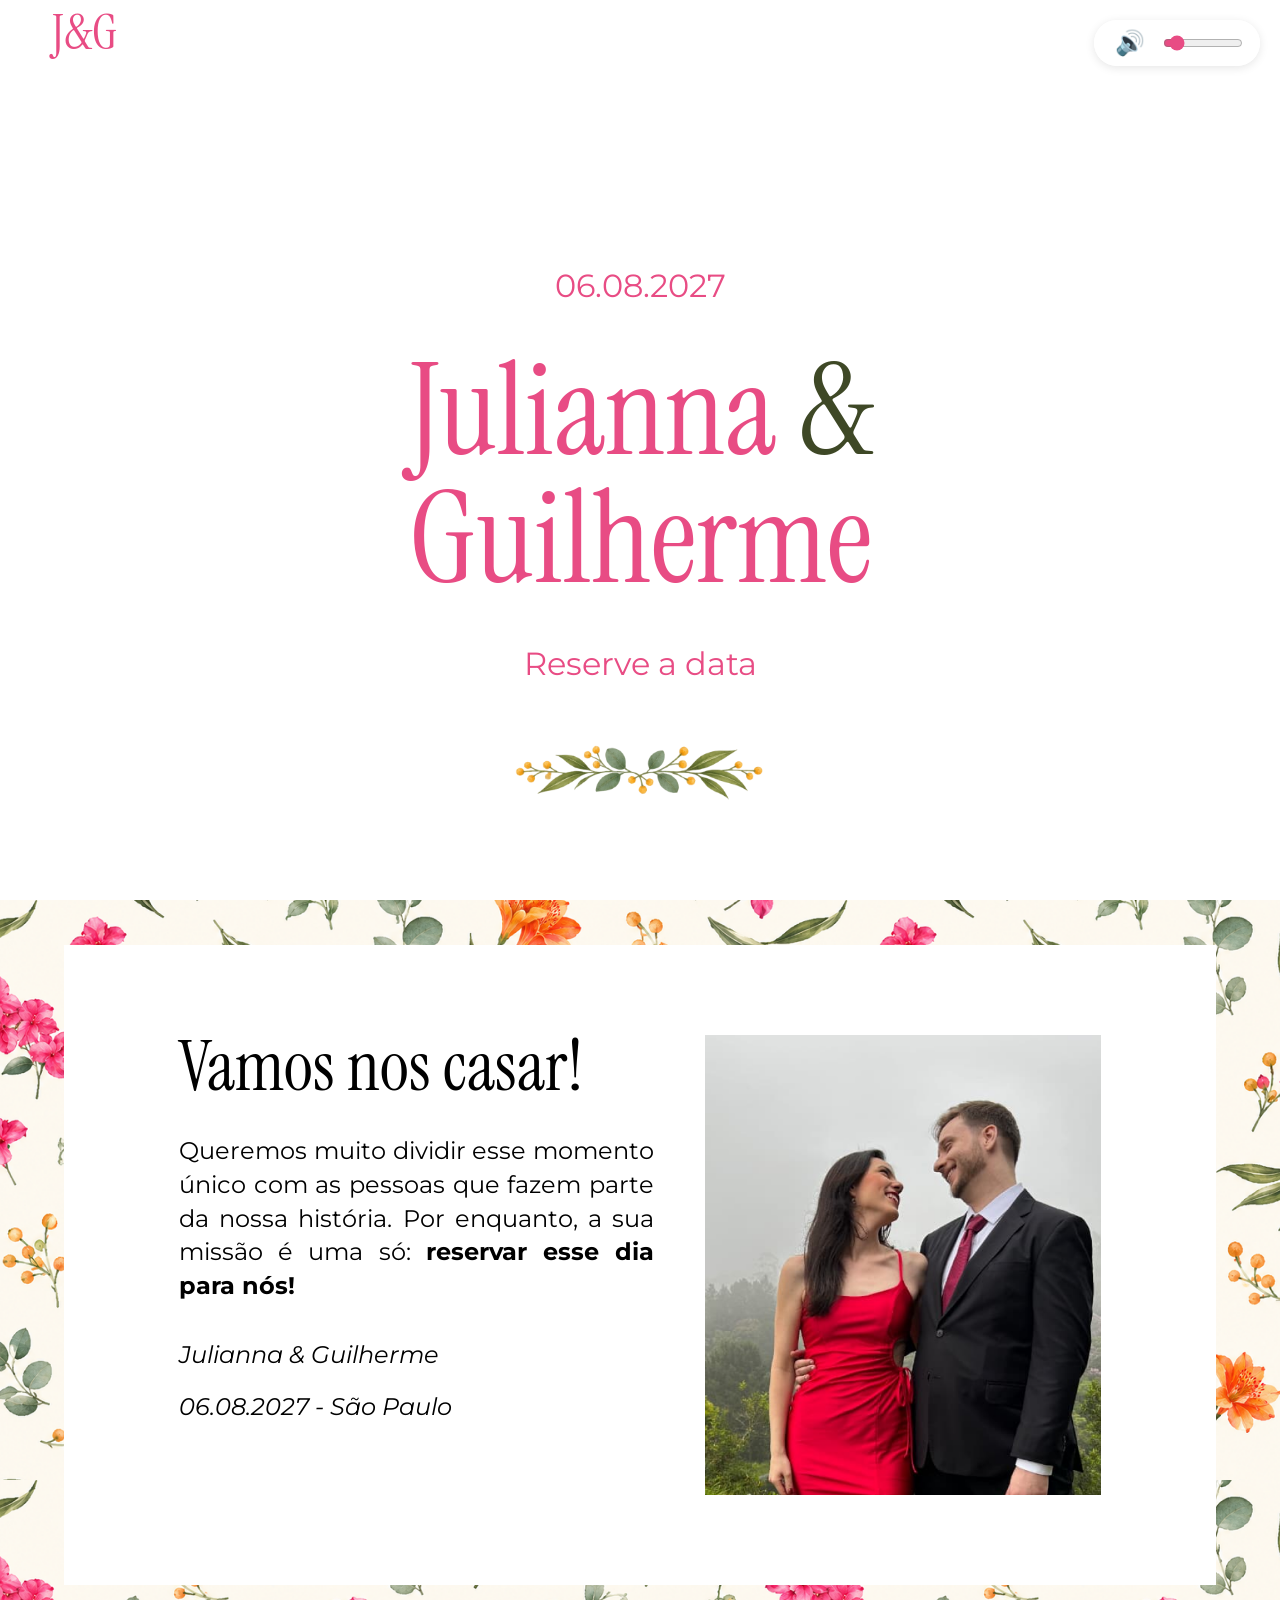
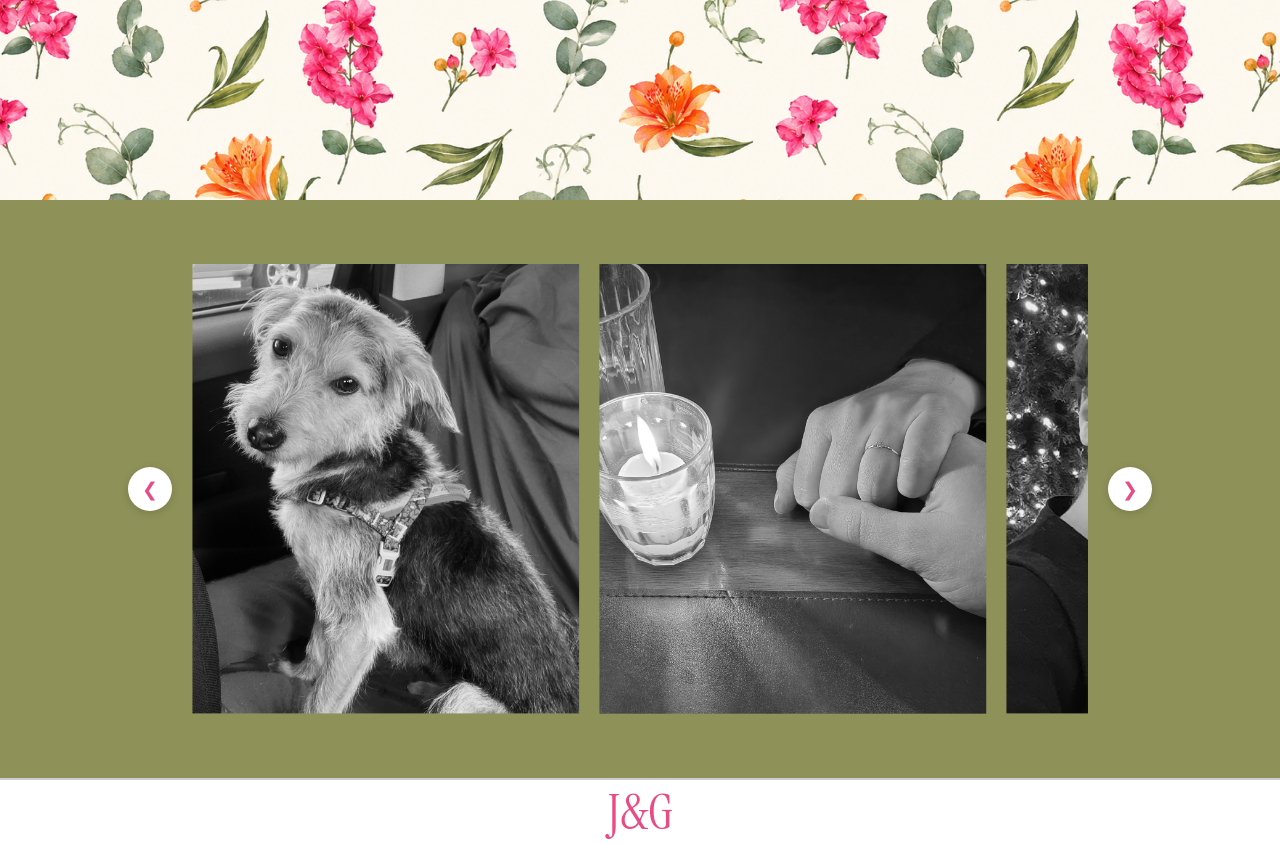
<file: index.html>
<!DOCTYPE html>
<html lang="en">

<head>
    <meta charset="UTF-8">
    <meta name="viewport" content="width=device-width, initial-scale=1.0">
    <link rel="stylesheet" href="style.css">

    <!-- Open Graph / Configuração para o WhatsApp -->
    <meta property="og:type" content="website" />
    <meta property="og:url" content="https://homologsitecasamento.pages.dev" />
    <meta property="og:title" content="Reserve a data - Julianna & Guilherme" />
    <meta property="og:description"
        content="Vamos nos casar! Queremos muito dividir esse momento único com as pessoas que fazem parte da nossa história. 06/08/2027." />
    <!-- Usando a foto1.png como imagem de preview -->
    <meta property="og:image" content="https://homologsitecasamento.pages.dev/images/foto7.png" />

    <meta property="og:image:type" content="image/png" />
    <!-- Recomenda-se ajustar essas dimensões caso a foto1.png fuja muito do padrão 1200x630 -->
    <meta property="og:image:width" content="1200" />
    <meta property="og:image:height" content="630" />

    <link rel="preconnect" href="https://fonts.googleapis.com">
    <link rel="preconnect" href="https://fonts.gstatic.com" crossorigin>
    <link
        href="https://fonts.googleapis.com/css2?family=Imperial+Script&family=Instrument+Sans:ital,wght@0,400..700;1,400..700&family=Instrument+Serif:ital@0;1&family=Montserrat:ital,wght@0,100..900;1,100..900&display=swap"
        rel="stylesheet">

    <title>Julianna e Guilherme</title>
</head>

<body>
    <script src="audio.js"></script>

    
    <div id="bloco-principal">
        <nav>
            <a href="index.html">J&G</a>
        </nav>
        <main>

            <div id="bloco-main">
                <h2 id="data" class="principal">06.08.2027</h2>
                <h1 id="nomes" class="principal">
                    <p>Julianna <span>&</span> </p>
                    <p>Guilherme</p>
                </h1>
                <h3 id="save-the-date" class="principal">Reserve a data</h3>
                <div class="principal"><img id="imagem-1" src=".\images\image1.png" alt=""></div>
            </div>
            <div id="sobre-casamento">
                <div id="bg-color">
                    <div id="texto-sobre-casamento">
                        <h1 id="titulo">Vamos nos casar!</h1>
                        <p class="paragrafo-sobre">Queremos muito dividir esse momento único com as pessoas que fazem
                            parte da nossa história. Por enquanto, a sua missão é uma só: <span>reservar esse dia para
                                nós!</span></p>
                        <p class="paragrafo-sobre">Julianna & Guilherme</p>
                        <p class="paragrafo-sobre">06.08.2027 - São Paulo</p>
                    </div>
                    <div class="imagem-sobre"><img src=".\images\foto1.png" alt=""></div>
                </div>
            </div>


            
            <div id="carrossel">
                <button id="carrossel-anterior" type="button" aria-label="Foto anterior">&#10094;</button>

                <div id="janela-carrossel">
                    <div id="bloco-carrossel">

                        <img src="./images/foto2.png" alt="">
                        <img src="./images/foto3.png" alt="">
                        <img src="./images/foto4.png" alt="">
                        <img src="./images/foto5.png" alt="">
                        <img src="./images/foto6.png" alt="">
                    </div>
                </div>

                <button id="carrossel-proximo" type="button" aria-label="Próxima foto">&#10095;</button>
            </div>

        </main>
    </div>

    <footer>
        <a href="index.html">J<span>&</span>G</a>
    </footer>


    <div id="controle-audio">
        <audio id="musica-fundo" loop preload="auto">
            <source src=".\audio\B-day in the city_compressed.mp3" type="audio/mpeg">
            Seu navegador não suporta o elemento de áudio.
        </audio>
        <button id="btn-mutar" type="button" aria-label="Mutar ou Desmutar">🔊</button>
        <input type="range" id="controle-volume" min="0" max="1" step="0.1" value="0.1" aria-label="Volume">
    </div>

    <script src="carousel.js"></script>
</body>

</html>
</file>
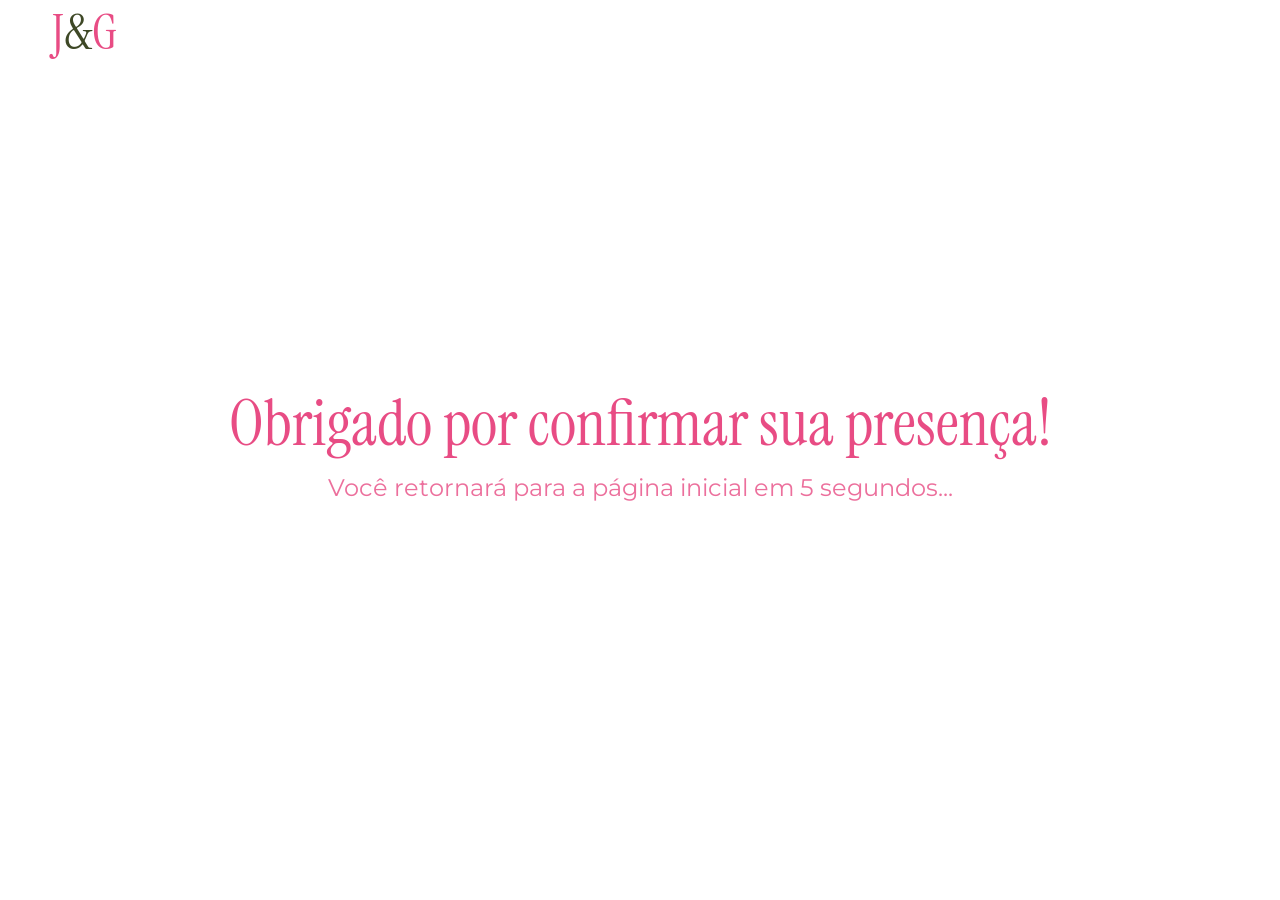
<file: obrigado.html>
<!DOCTYPE html>
<html lang="pt-br">

<head>
    <meta charset="UTF-8">
    <meta name="viewport" content="width=device-width, initial-scale=1.0">
    
    <!-- Redireciona para a home após 5 segundos -->
    <meta http-equiv="refresh" content="5;url=index.html">
    
    <!-- Puxa os estilos base e o estilo específico desta página -->
    <link rel="stylesheet" href="style.css">
    <link rel="stylesheet" href="obrigado.css">

    <link rel="preconnect" href="https://fonts.googleapis.com">
    <link rel="preconnect" href="https://fonts.gstatic.com" crossorigin>
    <link href="https://fonts.googleapis.com/css2?family=Imperial+Script&family=Instrument+Sans:ital,wght@0,400..700;1,400..700&family=Instrument+Serif:ital@0;1&family=Montserrat:ital,wght@0,100..900;1,100..900&display=swap" rel="stylesheet">
    
    <title>Obrigado! - Julianna e Guilherme</title>
</head>

<body>
    <!-- Usamos a mesma estrutura de fundo branco do site -->
    <div id="bloco-principal">
        
        <!-- A mesmíssima NAV do seu index.html -->
        <nav>
            <a href="index.html">J<span>&</span>G</a>
        </nav>
        
        <main id="bloco-obrigado">
            <h1 class="titulo-obrigado">Obrigado por confirmar sua presença!</h1>
            <p class="texto-obrigado">Você retornará para a página inicial em 5 segundos...</p>
        </main>
        
    </div>

    <!-- Script de segurança para o redirecionamento -->
    <script>
        setTimeout(function() {
            window.location.href = "index.html";
        }, 5000);
    </script>
</body>

</html>
</file>
<file: style.css>
/* =========================================
   RESET E CONFIGURAÇÕES BASE
   ========================================= */

html, body, div, span, applet, object, iframe,
h1, h2, h3, h4, h5, h6, p, blockquote, pre,
a, abbr, acronym, address, big, cite, code,
del, dfn, em, img, ins, kbd, q, s, samp,
small, strike, strong, sub, sup, tt, var,
b, u, i, center,
dl, dt, dd, ol, ul, li,
fieldset, form, label, legend,
table, caption, tbody, tfoot, thead, tr, th, td,
article, aside, canvas, details, embed, 
figure, figcaption, footer, header, hgroup, 
menu, nav, output, ruby, section, summary,
time, mark, audio, video {
    margin: 0;
    padding: 0;
    border: 0;
    font-size: 100%;
    font: inherit;
    vertical-align: baseline;
}

article, aside, details, figcaption, figure, 
footer, header, hgroup, menu, nav, section {
    display: block;
}

body {
    line-height: 1;
}

ol, ul {
    list-style: none;
}

blockquote, q {
    quotes: none;
}

blockquote:before, blockquote:after,
q:before, q:after {
    content: '';
    content: none;
}

table {
    border-collapse: collapse;
    border-spacing: 0;
}

*, *::before, *::after {
    box-sizing: border-box;
}


/* =========================================
   ESTRUTURA GERAL DO SITE
   ========================================= */

/* Contêiner principal que envolve toda a página */
#bloco-principal {
    background-color: #FFFFFF;
}

/* Menu de navegação superior */
nav {
    padding: 1vh 52px 0 52px;
    width: 100%;
    height: 5vh;
    font-family: "Instrument serif";
    color: #e84c84;
}

nav a {
    text-decoration: none;
    font-size: 3rem;
}

nav a:link {
    color: inherit;
}

nav a:visited {
    color: inherit;
}
/* Área que envolve as seções da página */
main {
    
}


/* =========================================
   SEÇÃO 1: CAPA (SAVE THE DATE)
   ========================================= */

#bloco-main {
    padding: 20vh 52px 0 52px;
    font-family: "Instrument sans";
    color: #e84c84;
    width: 100%;
    height: 95vh;
}

/* Tipografia e alinhamentos da Capa */
.principal {
    text-align: center;
}

#data, #save-the-date {
    font-size: clamp(1rem, 2rem, 3rem);
    padding: 5vh 0;
    font-family:  "Montserrat", sans-serif;
}

#nomes {
    font-family: "Instrument serif";
    font-style: normal;
    font-size: clamp(6rem, 8rem, 9rem);
}

#nomes span, nav a span {
    color: #3E4826;
}

#imagem-1 {
    width: 275px;
    height: 90px;
}


/* =========================================
   SEÇÃO 2: SOBRE O CASAMENTO
   ========================================= */

/* Fundo geral da seção com a imagem bg1.png */
#sobre-casamento {
    
    color: #3E4826;
    width: 100%;
    min-height: 100vh;
    padding: 5vh 5% 5vh 5%; 
    color: #000000;
    background-image: url("./images/bg1.png");
    background-size: 90vh;
}

/* Caixa de conteúdo branca sobre o fundo */
#bg-color {
    display: flex;
    align-items: flex-start;
    justify-content: space-between;
    gap: 4vw;
    padding: 10vh 10% 10vh 10%; 
    background-color: #FFFFFF;
}

/* --- Coluna da Esquerda: Textos --- */
#texto-sobre-casamento {
    flex: 1.2;
    display: flex;
    flex-direction: column;
    justify-content: flex-start;
    margin: 0;
    padding: 0;
}

#titulo {
    font-family: "Instrument Serif", serif;
    font-size: clamp(3.5rem, 5.5vw, 6rem);
    margin-top: 0 !important; 
    padding-top: 0;
    line-height: 0.9; 
    display: block;
}

/* Configurações dos parágrafos */
.paragrafo-sobre {
    font-family: "Montserrat", sans-serif;
    font-size: 1.5rem;
    line-height: 1.4;
    text-align: justify;
    margin-bottom: 2vh;
}

.paragrafo-sobre span{
    font-weight: bolder;
}

.paragrafo-sobre:nth-of-type(1) {
    padding-top: 4vh;
}

/* Assinatura e Data na seção Sobre */
.paragrafo-sobre:nth-of-type(2) {
    font-style: italic;
    margin-top: 2vh;
}

.paragrafo-sobre:nth-of-type(3) {
    font-style: italic;
}

/* --- Coluna da Direita: Imagem do Casal --- */
.imagem-sobre {
    flex: 1;
    display: flex;
    justify-content: flex-end;
    margin: 0;
    padding: 0;
}

.imagem-sobre img {
    max-width: 100%;
    max-height: 70vh;
    object-fit: cover;
    height: auto;
    display: block;
    margin-top: 0;
}

/* CARROSSEL */

#carrossel {
    /* --carrossel-itens define quantas fotos aparecem por vez.
       Alterado no media query para deixar o carrossel responsivo. */
    --carrossel-itens: 3;
    --carrossel-gap: 20px;

    width: 100%;
    min-height: 40vh;
    padding: 5% 10% 5% 10%;
    display: flex;
    align-items: center;
    justify-content: center;
    gap: 20px;
    background-color: #8E9158;



}

#carrossel-anterior,
#carrossel-proximo {
    flex-shrink: 0;
    width: 44px;
    height: 44px;
    border: none;
    border-radius: 50%;
    background-color: #FFFFFF;
    color: #e84c84;
    font-size: 1.2rem;
    cursor: pointer;
    display: flex;
    align-items: center;
    justify-content: center;
    box-shadow: 0 2px 8px rgba(0, 0, 0, 0.15);
}

#carrossel-anterior:hover,
#carrossel-proximo:hover {
    background-color: #e84c84;
    color: #FFFFFF;
}

#janela-carrossel {
    width: 100%;
    overflow: hidden;
    cursor: grab;
    touch-action: pan-y;


}

#janela-carrossel.arrastando {
    cursor: grabbing;
}

#bloco-carrossel {
    display: flex;
    gap: var(--carrossel-gap);


}

#bloco-carrossel img {
    flex: 0 0 calc((100% - (var(--carrossel-itens) - 1) * var(--carrossel-gap)) / var(--carrossel-itens));
    height: 50vh;
    object-fit: scale-down;
    -webkit-user-drag: none;
    user-select: none;
    pointer-events: none;



}


/*  FOOTER  */

footer {
    padding: 1vh 52px 0 52px;
    width: 100%;
    height: 5vh;
    font-family: "Instrument serif";
    color: #e84c84;
    border-top: 2px solid #ccc;
    text-align: center;

}

footer a {
    text-decoration: none;
    font-size: 3rem;

}

footer a:link {
    color: inherit;
}

footer a:visited {
    color: inherit;
}











/* =========================================
   CONTROLE DE ÁUDIO
   ========================================= */
#controle-audio {
    position: fixed;
    top: 20px;
    right: 20px;
    display: flex;
    align-items: center;
    gap: 10px;
    background-color: rgba(255, 255, 255, 0.9);
    padding: 8px 15px;
    border-radius: 30px;
    box-shadow: 0 2px 10px rgba(0, 0, 0, 0.1);
    z-index: 1000;
}

#btn-mutar {
    background: none;
    border: none;
    font-size: 1.5rem;
    cursor: pointer;
    color: #e84c84;
    display: flex;
    align-items: center;
    justify-content: center;
}

#controle-volume {
    width: 80px;
    cursor: pointer;
    accent-color: #e84c84; /* Usa a cor rosa do tema para o slider */
}

/* Responsividade para telas menores */
@media (max-width: 768px) {
    #controle-audio {
        top: 15px;
        right: 15px;
        padding: 5px 10px;
    }

    #controle-volume {
        width: 60px; /* Encurta o slider no celular */
    }
}










/* =========================================
   RESPONSIVIDADE (TABLETS E CELULARES)
   ========================================= */

@media (max-width: 768px) {
    
    /* Centraliza o menu e reduz as margens laterais */
    nav {
        padding: 2vh 20px 0 20px;
        text-align: center;
        
    }

    nav a{
        font-size: clamp(1rem, 7vw, 1.5rem);
    }
    /* Reduz paddings laterais da capa para evitar quebra de linha indesejada */
    #bloco-main {
        padding: 5vh 20px 5vh 20px;
        height: 20%; 
        /*min-height: 60vh;*/
    }

    /* Ajusta o tamanho da fonte dos nomes para caber nos ecrãs estreitos */
    #nomes {
        font-size: clamp(2.5rem, 15vw, 4.5rem);
        
    }
    
    #data, #save-the-date{
        font-size: clamp(1rem, 7vw, 1.5rem);
    }

    #imagem-1 {
        width: 100px;
        height: auto;
    }

    /* Transforma o bloco "Sobre" de linha (lado a lado) para coluna (empilhado) */
    #bg-color {
        flex-direction: column;
        align-items: center;
        padding: 5vh 10% 5vh 10%;
        gap: 8vw;
    }

    /* Centraliza o contêiner de textos no telemóvel */
    #texto-sobre-casamento {
        align-items: center;
    }

    #titulo {
        text-align: center;
        font-size: clamp(3rem, 12vw, 4rem);
    }

    
    /* Mantém o texto justificado conforme solicitado */
    .paragrafo-sobre {
        text-align: justify; 
        font-size: 1rem;
    }

    /* Centraliza a assinatura e a data, já que o texto acima está justificado */
    .paragrafo-sobre:nth-of-type(2),
    .paragrafo-sobre:nth-of-type(3) {
        text-align: left;
        width: 100%;
    }

    /* Centraliza a imagem e ajusta a proporção para não ocupar o ecrã inteiro */
    .imagem-sobre {
        justify-content: center;
        width: 100%;
    }

    .imagem-sobre img {
        max-height: 50vh;
        width: 100%;
    }


     #carrossel {
        --carrossel-itens: 1;
        padding: 5vh 20px;
        gap: 10px;
    }

    #bloco-carrossel img {
        width: 100%;

    }

    #carrossel-anterior,
    #carrossel-proximo {
        width: 36px;
        height: 36px;
        font-size: 1rem;
    }



    footer a {
        font-size: clamp(1rem, 7vw, 1.5rem);
    }



}
</file>
<file: obrigado.css>
/* =========================================
   ESTILO DA PÁGINA DE OBRIGADO
   ========================================= */

#bloco-obrigado {
    /* Centraliza o conteúdo na tela, descontando o tamanho da Nav */
    display: flex;
    flex-direction: column;
    justify-content: center;
    align-items: center;
    height: 90vh; 
    padding: 0 52px;
    text-align: center;
}

.titulo-obrigado {
    font-family: "Instrument Serif", serif;
    font-size: clamp(3rem, 5vw, 6rem);
    color: #e84c84; /* Rosa da sua paleta */
    margin-top: 0;
    margin-bottom: 2vh;
    font-weight: normal;
    line-height: 0.9;
}

.texto-obrigado {
    font-family: "Montserrat", sans-serif;
    font-size: 1.5rem;
    color: #e84c84; /* Rosa da sua paleta */
    line-height: 1.4;
    opacity: 0.8;
}

/* =========================================
   RESPONSIVIDADE (TABLETS E CELULARES)
   ========================================= */

@media (max-width: 768px) {
    #bloco-obrigado {
        padding: 0 20px;
        height: 85vh; /* Ajuste sutil para o celular */
    }

    .titulo-obrigado {
        /* Mesma proporção de clamp usada no seu H1 de mobile */
        font-size: clamp(3rem, 12vw, 4rem); 
    }

    .texto-obrigado {
        font-size: 1rem;
    }
}
</file>
